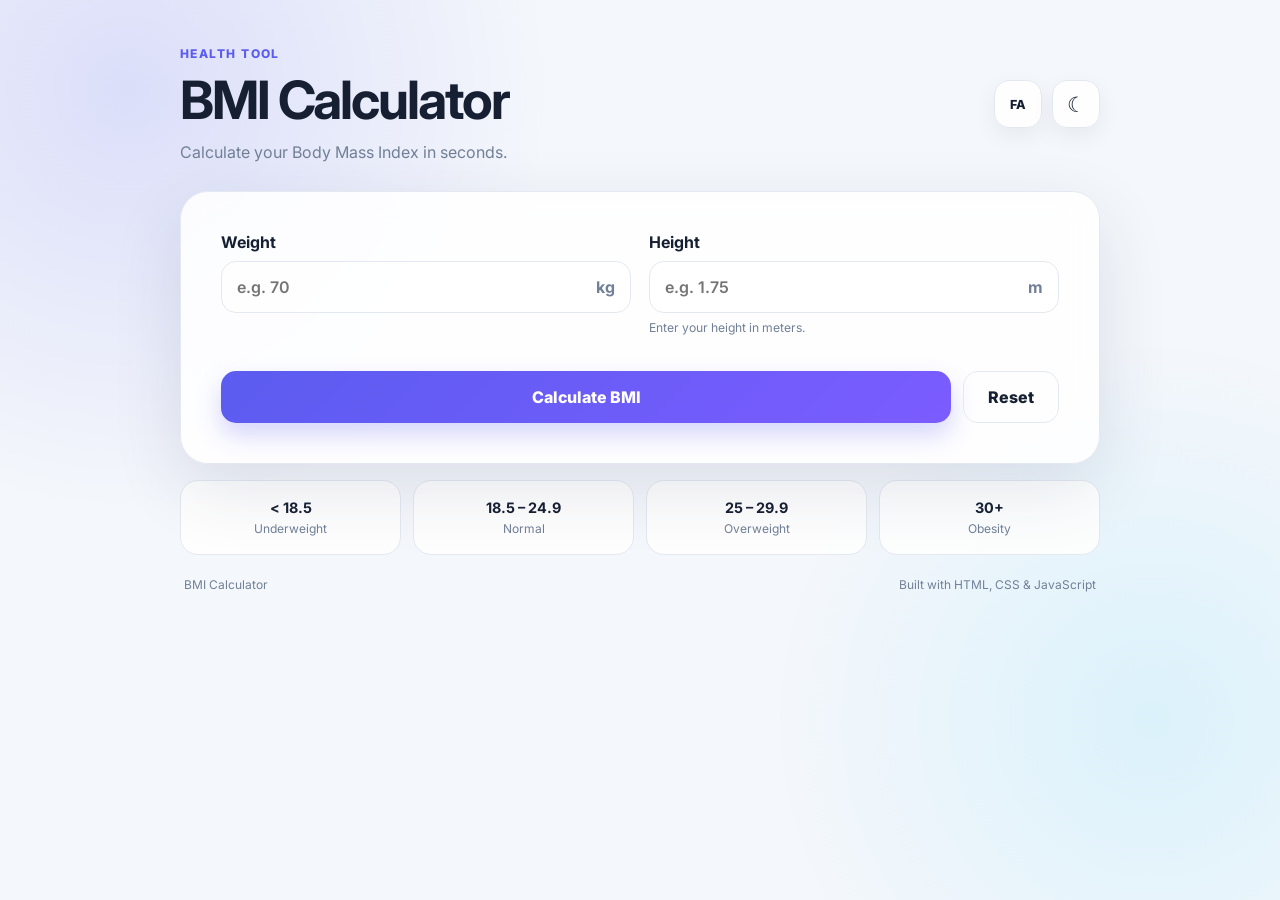
<file: bmi-calculator/index.html>
<!DOCTYPE html>
<html lang="en" dir="ltr">
<head>
    <meta charset="UTF-8">
    <meta name="viewport" content="width=device-width, initial-scale=1.0">
    <meta name="description" content="A modern bilingual BMI Calculator built with HTML, CSS and JavaScript.">
    <meta name="theme-color" content="#5b5cf0">
    <title>BMI Calculator | محاسبه‌گر BMI</title>
    <link rel="stylesheet" href="style.css">
</head>
<body>
    <main class="app">
        <header class="hero">
            <div class="brand">
                <span class="eyebrow" data-i18n="eyebrow">ابزار سلامت</span>
                <h1 data-i18n="title">محاسبه‌گر BMI</h1>
                <p data-i18n="subtitle">شاخص توده بدنی خود را در چند ثانیه محاسبه کنید.</p>
            </div>

            <div class="header-actions">
                <button class="language-toggle" id="languageToggle" type="button" aria-label="Change language">
                    <span id="languageIcon">EN</span>
                </button>
                <button class="theme-toggle" id="themeToggle" type="button" aria-label="Toggle theme">
                    <span id="themeIcon">☾</span>
                </button>
            </div>
        </header>

        <section class="calculator-card">
            <form id="bmiForm" novalidate>
                <div class="fields">
                    <div class="field">
                        <label for="weight" data-i18n="weightLabel">وزن</label>
                        <div class="input-wrap">
                            <input id="weight" type="number" min="1" max="500" step="0.1"
                                   placeholder="مثلاً 70" data-placeholder="weightPlaceholder"
                                   autocomplete="off">
                            <span>kg</span>
                        </div>
                        <small class="error" id="weightError"></small>
                    </div>

                    <div class="field">
                        <label for="height" data-i18n="heightLabel">قد</label>
                        <div class="input-wrap">
                            <input id="height" type="number" min="0.5" max="2.5" step="0.01"
                                   placeholder="مثلاً 1.75" data-placeholder="heightPlaceholder"
                                   autocomplete="off">
                            <span>m</span>
                        </div>
                        <small class="hint" data-i18n="heightHint">قد را بر حسب متر وارد کنید.</small>
                        <small class="error" id="heightError"></small>
                    </div>
                </div>

                <div class="actions">
                    <button class="primary-btn" type="submit" data-i18n="calculate">محاسبه BMI</button>
                    <button class="reset-btn" id="resetBtn" type="button" data-i18n="reset">پاک کردن</button>
                </div>
            </form>

            <section class="result hidden" id="result" aria-live="polite">
                <div class="result-top">
                    <div>
                        <span class="result-label" data-i18n="yourBmi">BMI شما</span>
                        <strong id="bmiValue">--</strong>
                    </div>
                    <span class="status-badge" id="statusBadge">--</span>
                </div>

                <div class="scale">
                    <div class="scale-track">
                        <span class="marker" id="marker"></span>
                    </div>
                    <div class="scale-labels">
                        <span data-i18n="underweight">کمبود وزن</span>
                        <span data-i18n="normal">نرمال</span>
                        <span data-i18n="overweight">اضافه وزن</span>
                        <span data-i18n="obesity">چاقی</span>
                    </div>
                </div>

                <p class="result-message" id="resultMessage"></p>
            </section>
        </section>

        <section class="info-grid">
            <article><strong>&lt; 18.5</strong><span data-i18n="underweight">کمبود وزن</span></article>
            <article><strong>18.5 – 24.9</strong><span data-i18n="normal">وزن نرمال</span></article>
            <article><strong>25 – 29.9</strong><span data-i18n="overweight">اضافه وزن</span></article>
            <article><strong>30+</strong><span data-i18n="obesity">چاقی</span></article>
        </section>

        <footer>
            <span>BMI Calculator</span>
            <span data-i18n="footer">ساخته‌شده با HTML، CSS و JavaScript</span>
        </footer>
    </main>
    <script src="script.js"></script>
</body>
</html>
</file>
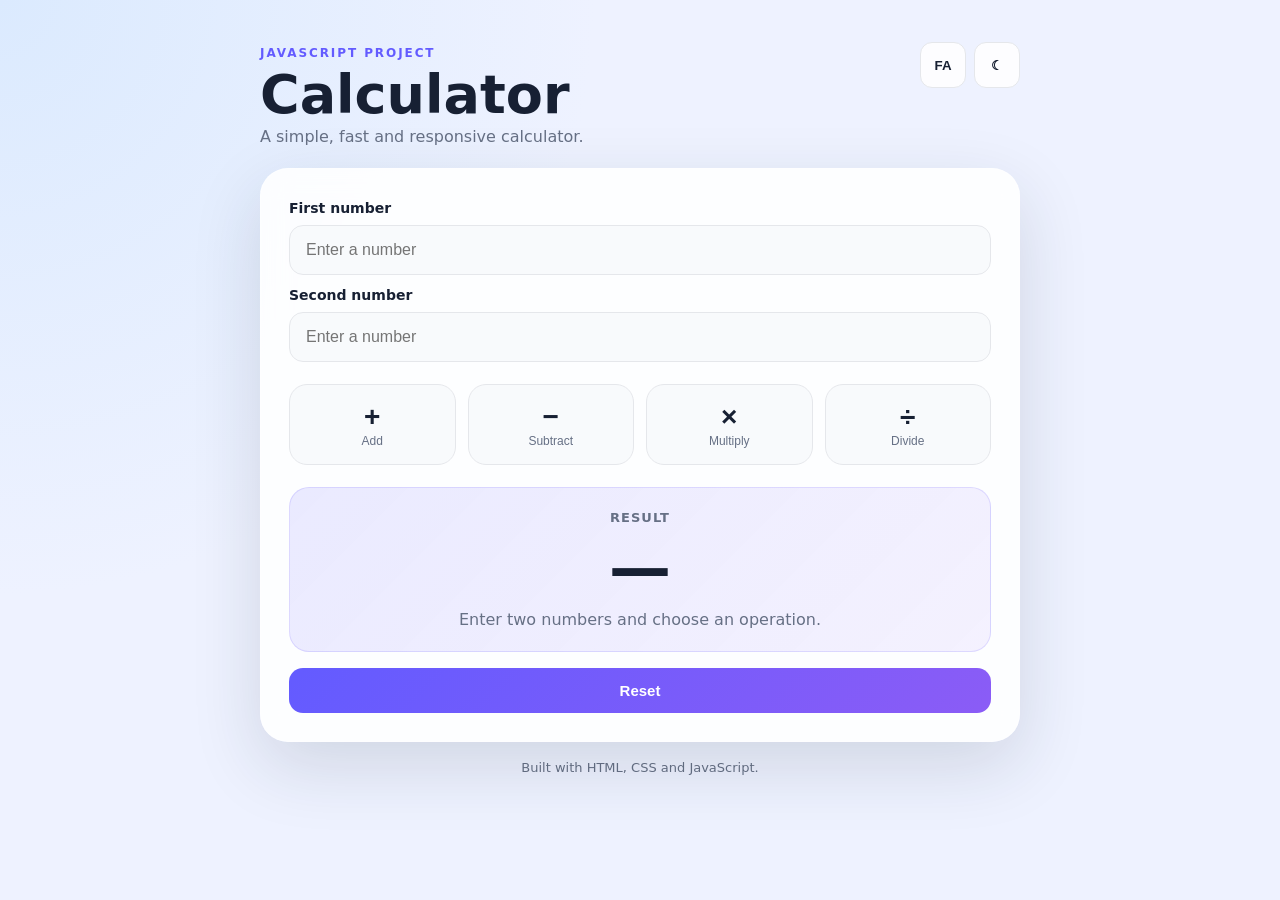
<file: calculator/index.html>
<!DOCTYPE html>
<html lang="en" dir="ltr">
<head>
  <meta charset="UTF-8">
  <meta name="viewport" content="width=device-width, initial-scale=1.0">
  <meta name="description" content="A professional bilingual calculator built with HTML, CSS and JavaScript.">
  <title>Calculator</title>
  <link rel="stylesheet" href="style.css">
</head>
<body>
  <main class="app">
    <header class="topbar">
      <div>
        <span class="eyebrow" data-i18n="eyebrow">JAVASCRIPT PROJECT</span>
        <h1 data-i18n="title">Calculator</h1>
        <p data-i18n="subtitle">A simple, fast and responsive calculator.</p>
      </div>
      <div class="actions">
        <button id="languageBtn" class="icon-btn" type="button">FA</button>
        <button id="themeBtn" class="icon-btn" type="button" aria-label="Toggle theme">☾</button>
      </div>
    </header>

    <section class="card">
      <div class="inputs">
        <label for="number1" data-i18n="number1">First number</label>
        <input id="number1" type="number" step="any" placeholder="Enter a number" data-i18n-placeholder="placeholder">

        <label for="number2" data-i18n="number2">Second number</label>
        <input id="number2" type="number" step="any" placeholder="Enter a number" data-i18n-placeholder="placeholder">
      </div>

      <div class="operations" aria-label="Calculator operations">
        <button class="op-btn" data-operation="add" type="button"><span>+</span><small data-i18n="add">Add</small></button>
        <button class="op-btn" data-operation="subtract" type="button"><span>−</span><small data-i18n="subtract">Subtract</small></button>
        <button class="op-btn" data-operation="multiply" type="button"><span>×</span><small data-i18n="multiply">Multiply</small></button>
        <button class="op-btn" data-operation="divide" type="button"><span>÷</span><small data-i18n="divide">Divide</small></button>
      </div>

      <div class="result-box">
        <div class="result-label" data-i18n="result">Result</div>
        <output id="result" aria-live="polite">—</output>
        <p id="message" class="message" data-i18n="ready">Enter two numbers and choose an operation.</p>
      </div>

      <button id="resetBtn" class="reset-btn" type="button" data-i18n="reset">Reset</button>
    </section>

    <footer data-i18n="footer">Built with HTML, CSS and JavaScript.</footer>
  </main>
  <script src="script.js"></script>
</body>
</html>
</file>
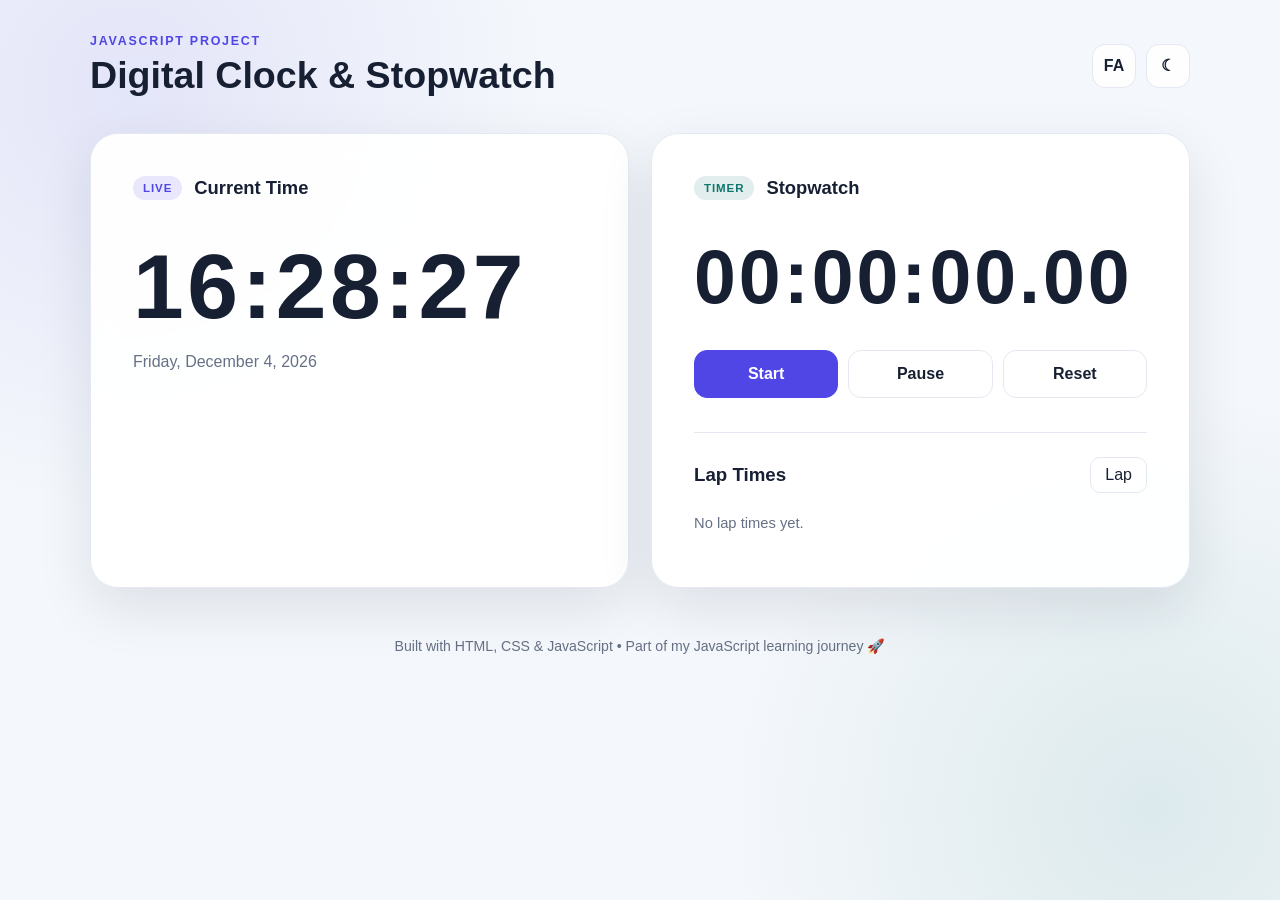
<file: digital-clock-stopwatch/index.html>
<!DOCTYPE html>
<html lang="en" dir="ltr">
<head>
<meta charset="UTF-8">
<meta name="viewport" content="width=device-width, initial-scale=1.0">
<meta name="description" content="Digital Clock and Stopwatch built with HTML, CSS and JavaScript.">
<title>Digital Clock & Stopwatch</title>
<link rel="stylesheet" href="style.css">
</head>
<body>
<header class="topbar">
  <div><p class="eyebrow">JavaScript Project</p><h1 data-i18n="title">Digital Clock & Stopwatch</h1></div>
  <div class="controls">
    <button id="languageBtn" class="control-btn" type="button">FA</button>
    <button id="themeBtn" class="control-btn" type="button">☾</button>
  </div>
</header>

<main class="container">
<section class="card">
  <div class="heading"><span class="badge" data-i18n="live">LIVE</span><h2 data-i18n="currentTime">Current Time</h2></div>
  <div id="clock" class="clock">00:00:00</div>
  <div id="date" class="date">Monday, January 1, 2026</div>
</section>

<section class="card">
  <div class="heading"><span class="badge secondary" data-i18n="timer">TIMER</span><h2 data-i18n="stopwatch">Stopwatch</h2></div>
  <div id="stopwatch" class="stopwatch">00:00:00.00</div>
  <div class="buttons">
    <button id="startBtn" class="primary" type="button" data-i18n="start">Start</button>
    <button id="pauseBtn" type="button" data-i18n="pause">Pause</button>
    <button id="resetBtn" type="button" data-i18n="reset">Reset</button>
  </div>
  <div class="laps-header"><h3 data-i18n="laps">Lap Times</h3><button id="lapBtn" class="small-btn" type="button" data-i18n="lap">Lap</button></div>
  <div id="emptyLaps" class="empty" data-i18n="noLaps">No lap times yet.</div>
  <ol id="laps" class="laps"></ol>
</section>
</main>

<footer><p>Built with HTML, CSS & JavaScript • <span data-i18n="footer">Part of my JavaScript learning journey</span> 🚀</p></footer>
<script src="script.js"></script>
</body>
</html>
</file>
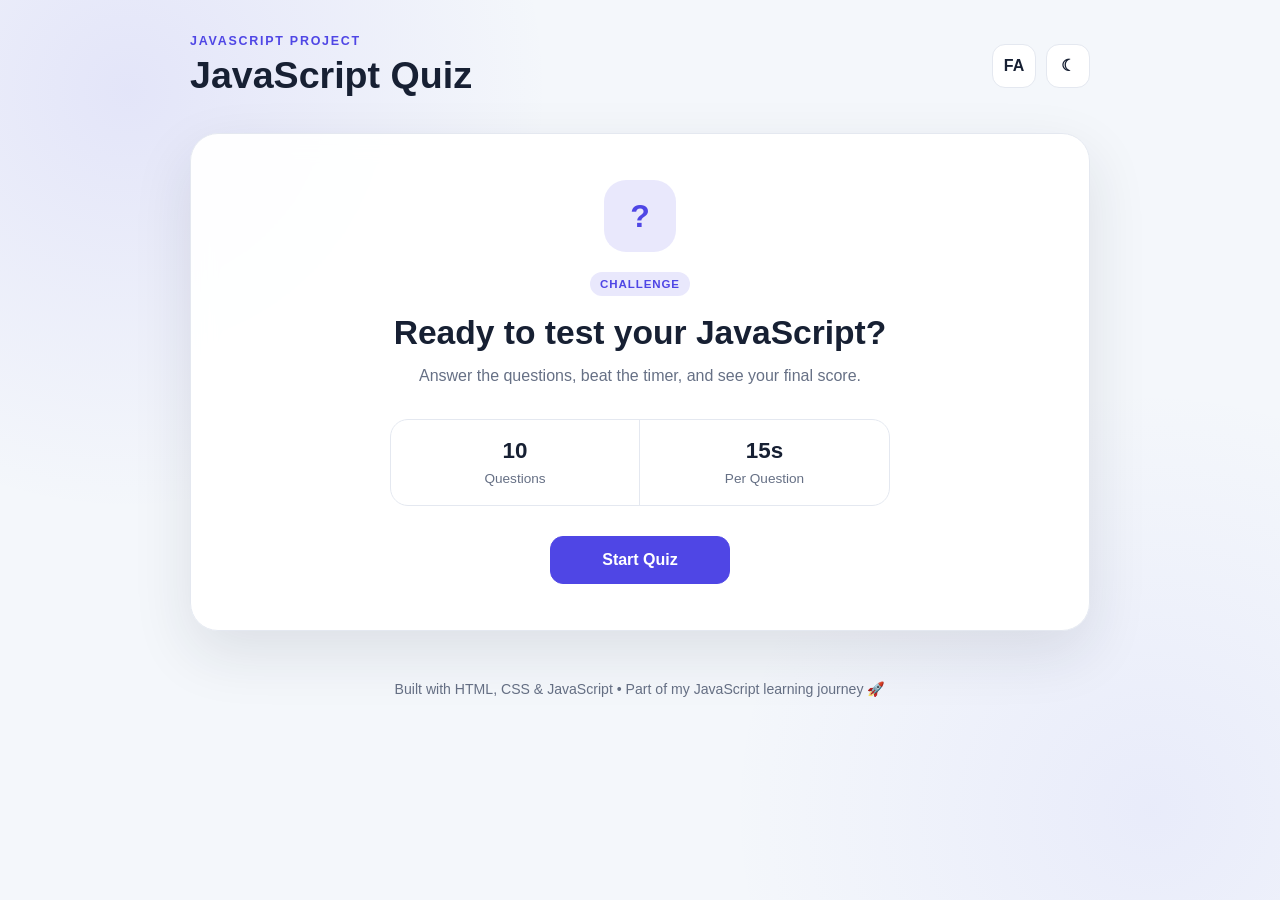
<file: quiz-app/index.html>
<!DOCTYPE html>
<html lang="en" dir="ltr">
<head>
  <meta charset="UTF-8">
  <meta name="viewport" content="width=device-width, initial-scale=1.0">
  <meta name="description" content="A professional bilingual JavaScript Quiz App.">
  <title>Quiz App</title>
  <link rel="stylesheet" href="style.css">
</head>
<body>
<header class="topbar">
  <div>
    <p class="eyebrow">JavaScript Project</p>
    <h1 data-i18n="title">JavaScript Quiz</h1>
  </div>
  <div class="controls">
    <button id="languageBtn" class="icon-btn" type="button">FA</button>
    <button id="themeBtn" class="icon-btn" type="button">☾</button>
  </div>
</header>

<main class="container">
  <section id="startScreen" class="card start-screen">
    <div class="quiz-icon">?</div>
    <span class="badge" data-i18n="challenge">CHALLENGE</span>
    <h2 data-i18n="ready">Ready to test your JavaScript?</h2>
    <p data-i18n="intro">Answer the questions, beat the timer, and see your final score.</p>
    <div class="stats">
      <div><strong id="questionCount">10</strong><span data-i18n="questions">Questions</span></div>
      <div><strong>15s</strong><span data-i18n="perQuestion">Per Question</span></div>
    </div>
    <button id="startBtn" class="primary big-btn" type="button" data-i18n="start">Start Quiz</button>
  </section>

  <section id="quizScreen" class="card quiz-screen hidden">
    <div class="quiz-top">
      <div>
        <span id="questionNumber" class="muted">Question 1 / 10</span>
        <h2 id="questionText">Question</h2>
      </div>
      <div class="timer" id="timer">15</div>
    </div>

    <div class="progress"><div id="progressBar"></div></div>
    <div id="answers" class="answers"></div>

    <div class="quiz-footer">
      <span id="scoreText" class="muted">Score: 0</span>
      <button id="nextBtn" class="primary" type="button" data-i18n="next">Next</button>
    </div>
  </section>

  <section id="resultScreen" class="card result-screen hidden">
    <div class="result-icon">✓</div>
    <span class="badge" data-i18n="complete">COMPLETE</span>
    <h2 data-i18n="resultTitle">Quiz Completed!</h2>
    <p id="resultMessage">Great work!</p>

    <div class="score-circle">
      <strong id="finalScore">0</strong>
      <span data-i18n="points">Points</span>
    </div>

    <div class="result-stats">
      <div><strong id="correctCount">0</strong><span data-i18n="correct">Correct</span></div>
      <div><strong id="wrongCount">0</strong><span data-i18n="wrong">Wrong</span></div>
      <div><strong id="percentage">0%</strong><span data-i18n="accuracy">Accuracy</span></div>
    </div>

    <button id="restartBtn" class="primary big-btn" type="button" data-i18n="restart">Try Again</button>
  </section>
</main>

<footer>
  <p>Built with HTML, CSS & JavaScript • <span data-i18n="footer">Part of my JavaScript learning journey</span> 🚀</p>
</footer>

<script src="script.js"></script>
</body>
</html>
</file>
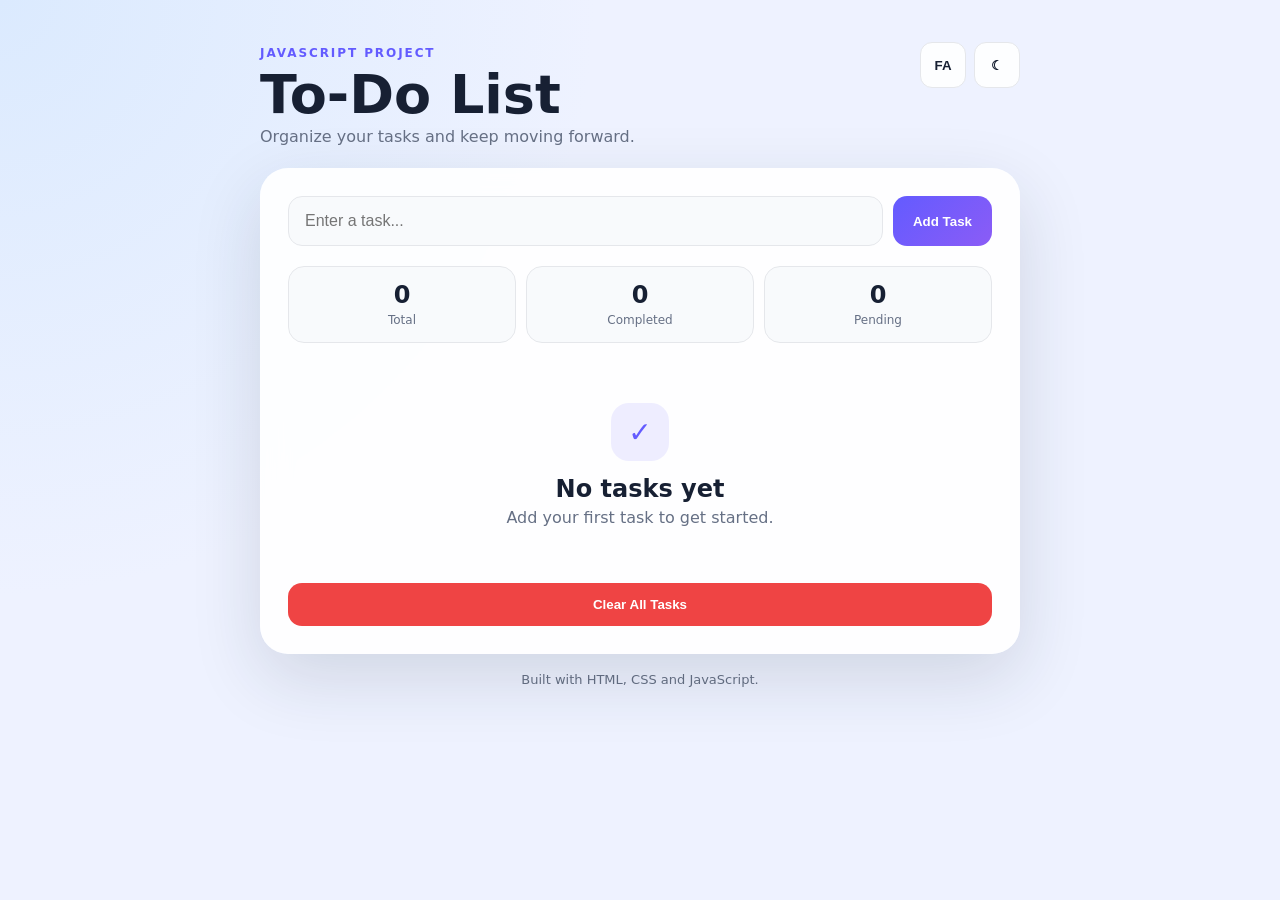
<file: todo-list/index.html>
<!DOCTYPE html>
<html lang="en" dir="ltr">
<head>
  <meta charset="UTF-8">
  <meta name="viewport" content="width=device-width, initial-scale=1.0">
  <meta name="description" content="A professional bilingual To-Do List built with HTML, CSS and JavaScript.">
  <title>To-Do List</title>
  <link rel="stylesheet" href="style.css">
</head>
<body>
  <main class="app">
    <header class="topbar">
      <div>
        <span class="eyebrow" data-i18n="eyebrow">JAVASCRIPT PROJECT</span>
        <h1 data-i18n="title">To-Do List</h1>
        <p data-i18n="subtitle">Organize your tasks and keep moving forward.</p>
      </div>
      <div class="actions">
        <button id="languageBtn" class="icon-btn" type="button">FA</button>
        <button id="themeBtn" class="icon-btn" type="button" aria-label="Toggle theme">☾</button>
      </div>
    </header>

    <section class="card">
      <form id="taskForm" class="add-form">
        <input id="taskInput" type="text" maxlength="120" autocomplete="off"
               placeholder="Enter a task..." data-i18n-placeholder="placeholder">
        <button id="addBtn" class="add-btn" type="submit" data-i18n="add">Add Task</button>
      </form>

      <div class="stats">
        <div><strong id="totalCount">0</strong><span data-i18n="total">Total</span></div>
        <div><strong id="completedCount">0</strong><span data-i18n="completed">Completed</span></div>
        <div><strong id="pendingCount">0</strong><span data-i18n="pending">Pending</span></div>
      </div>

      <div id="emptyState" class="empty">
        <div class="empty-icon">✓</div>
        <h2 data-i18n="emptyTitle">No tasks yet</h2>
        <p data-i18n="emptyText">Add your first task to get started.</p>
      </div>

      <ul id="taskList" class="task-list" aria-live="polite"></ul>

      <button id="clearBtn" class="clear-btn" type="button" data-i18n="clear">Clear All Tasks</button>
    </section>

    <footer data-i18n="footer">Built with HTML, CSS and JavaScript.</footer>
  </main>
  <script src="script.js"></script>
</body>
</html>
</file>
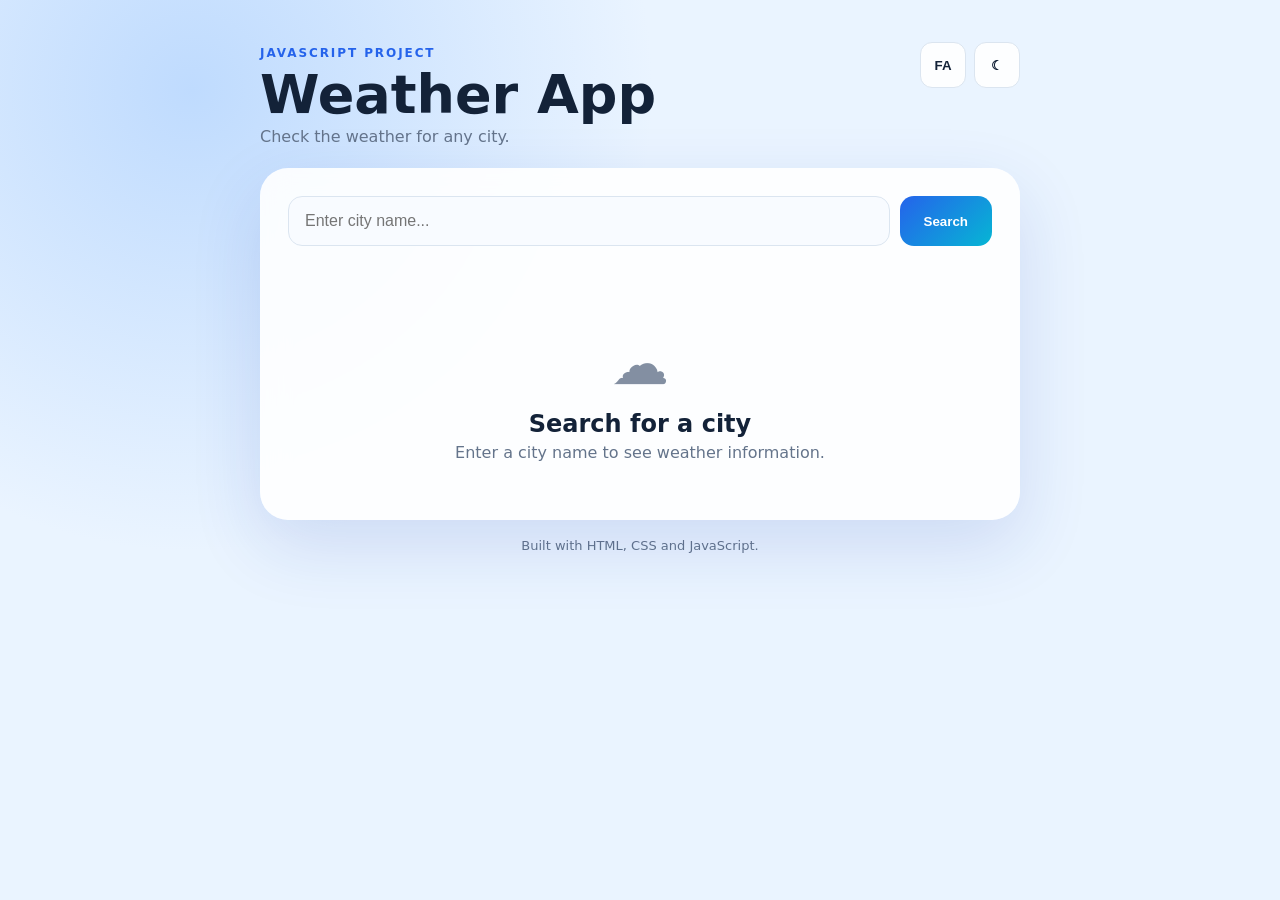
<file: weather-app/index.html>
<!DOCTYPE html>
<html lang="en" dir="ltr">
<head>
  <meta charset="UTF-8">
  <meta name="viewport" content="width=device-width, initial-scale=1.0">
  <meta name="description" content="A professional bilingual Weather App built with HTML, CSS and JavaScript.">
  <title>Weather App</title>
  <link rel="stylesheet" href="style.css">
</head>
<body>
  <main class="app">
    <header class="topbar">
      <div>
        <span class="eyebrow" data-i18n="eyebrow">JAVASCRIPT PROJECT</span>
        <h1 data-i18n="title">Weather App</h1>
        <p data-i18n="subtitle">Check the weather for any city.</p>
      </div>
      <div class="actions">
        <button id="languageBtn" class="icon-btn" type="button">FA</button>
        <button id="themeBtn" class="icon-btn" type="button" aria-label="Toggle theme">☾</button>
      </div>
    </header>

    <section class="card">
      <form id="searchForm" class="search-form">
        <input id="cityInput" type="text" maxlength="60" autocomplete="off"
          placeholder="Enter city name..." data-i18n-placeholder="placeholder">
        <button class="search-btn" type="submit" data-i18n="search">Search</button>
      </form>

      <p id="message" class="message" aria-live="polite"></p>

      <section id="weatherCard" class="weather" hidden>
        <div class="weather-head">
          <div>
            <span id="cityName" class="city"></span>
            <span id="countryName" class="country"></span>
          </div>
          <div id="weatherIcon" class="weather-icon">☀</div>
        </div>

        <div class="temperature">
          <span id="temperature">--</span><sup>°C</sup>
        </div>
        <p id="condition" class="condition">--</p>

        <div class="details">
          <div>
            <span>💧</span>
            <strong id="humidity">--%</strong>
            <small data-i18n="humidity">Humidity</small>
          </div>
          <div>
            <span>💨</span>
            <strong id="wind">-- km/h</strong>
            <small data-i18n="wind">Wind</small>
          </div>
          <div>
            <span>🌡</span>
            <strong id="feels">--°C</strong>
            <small data-i18n="feels">Feels like</small>
          </div>
        </div>
      </section>

      <div id="emptyState" class="empty">
        <div class="cloud">☁</div>
        <h2 data-i18n="emptyTitle">Search for a city</h2>
        <p data-i18n="emptyText">Enter a city name to see weather information.</p>
      </div>
    </section>

    <footer data-i18n="footer">Built with HTML, CSS and JavaScript.</footer>
  </main>
  <script src="script.js"></script>
</body>
</html>
</file>
<file: bmi-calculator/style.css>
@import url('https://fonts.googleapis.com/css2?family=Inter:wght@400;500;600;700;800&family=Vazirmatn:wght@400;500;600;700;800&display=swap');

:root {
    --bg: #f4f7fb;
    --card: rgba(255, 255, 255, .88);
    --input: rgba(255, 255, 255, .55);
    --text: #172033;
    --muted: #718096;
    --primary: #5b5cf0;
    --primary-dark: #4546d5;
    --border: #e4e8f0;
    --danger: #e5484d;
    --shadow: 0 24px 70px rgba(40, 50, 90, .12);
}

body.dark {
    --bg: #0e1220;
    --card: rgba(24, 29, 46, .92);
    --input: rgba(0, 0, 0, .12);
    --text: #f3f5fb;
    --muted: #a5aec2;
    --border: #30384d;
    --shadow: 0 24px 70px rgba(0, 0, 0, .32);
}

* { box-sizing: border-box; }

html { scroll-behavior: smooth; }

body {
    margin: 0;
    min-height: 100vh;
    font-family: "Vazirmatn", "Inter", Tahoma, sans-serif;
    color: var(--text);
    background:
        radial-gradient(circle at 10% 10%, rgba(91, 92, 240, .16), transparent 30%),
        radial-gradient(circle at 90% 80%, rgba(0, 194, 255, .10), transparent 28%),
        var(--bg);
    transition: background .3s ease, color .3s ease;
}

body[data-lang="en"] { font-family: "Inter", "Vazirmatn", sans-serif; }

button, input { font: inherit; }

button { -webkit-tap-highlight-color: transparent; }

.app {
    width: min(920px, calc(100% - 32px));
    margin: 0 auto;
    padding: 42px 0 24px;
}

.hero {
    display: flex;
    align-items: center;
    justify-content: space-between;
    gap: 24px;
    margin-bottom: 24px;
}

.eyebrow {
    color: var(--primary);
    font-size: .75rem;
    font-weight: 800;
    letter-spacing: .12em;
}

h1 {
    margin: 6px 0;
    font-size: clamp(2rem, 5vw, 3.3rem);
    letter-spacing: -.04em;
}

.hero p {
    color: var(--muted);
    margin: 0;
    line-height: 1.8;
}

.header-actions {
    display: flex;
    gap: 10px;
    direction: ltr;
}

.language-toggle,
.theme-toggle {
    width: 48px;
    height: 48px;
    border: 1px solid var(--border);
    border-radius: 15px;
    background: var(--card);
    color: var(--text);
    cursor: pointer;
    box-shadow: 0 8px 25px rgba(0,0,0,.06);
    transition: transform .2s ease, border-color .2s ease;
}

.language-toggle { font-size: .78rem; font-weight: 800; }
.theme-toggle { font-size: 1.3rem; }

.language-toggle:hover,
.theme-toggle:hover {
    transform: translateY(-2px);
    border-color: var(--primary);
}

.calculator-card {
    padding: clamp(22px, 5vw, 40px);
    border: 1px solid var(--border);
    border-radius: 28px;
    background: var(--card);
    box-shadow: var(--shadow);
    backdrop-filter: blur(18px);
}

.fields {
    display: grid;
    grid-template-columns: 1fr 1fr;
    gap: 18px;
}

.field label {
    display: block;
    margin-bottom: 9px;
    font-weight: 700;
}

.input-wrap {
    display: flex;
    align-items: center;
    gap: 10px;
    padding: 0 15px;
    border: 1px solid var(--border);
    border-radius: 15px;
    background: var(--input);
    transition: .2s ease;
}

.input-wrap:focus-within {
    border-color: var(--primary);
    box-shadow: 0 0 0 4px rgba(91,92,240,.12);
}

input {
    width: 100%;
    min-width: 0;
    border: 0;
    outline: 0;
    padding: 15px 0;
    background: transparent;
    color: var(--text);
    font-weight: 600;
}

.input-wrap span {
    color: var(--muted);
    font-weight: 700;
    direction: ltr;
}

.hint, .error {
    display: block;
    margin-top: 6px;
    font-size: .76rem;
    line-height: 1.5;
}

.hint { color: var(--muted); }
.error { color: var(--danger); min-height: 18px; }

.actions {
    display: grid;
    grid-template-columns: 1fr auto;
    gap: 12px;
    margin-top: 10px;
}

.primary-btn, .reset-btn {
    min-height: 52px;
    border-radius: 15px;
    cursor: pointer;
    font-weight: 800;
    transition: transform .2s ease, box-shadow .2s ease;
}

.primary-btn {
    border: 0;
    color: #fff;
    background: linear-gradient(135deg, var(--primary), #7b5cff);
    box-shadow: 0 12px 25px rgba(91,92,240,.25);
}

.reset-btn {
    padding: 0 24px;
    border: 1px solid var(--border);
    background: transparent;
    color: var(--text);
}

.primary-btn:hover, .reset-btn:hover { transform: translateY(-2px); }

.result {
    margin-top: 28px;
    padding: 24px;
    border: 1px solid var(--border);
    border-radius: 22px;
    background: rgba(91,92,240,.05);
    animation: reveal .4s ease;
}

.hidden { display: none; }

.result-top {
    display: flex;
    align-items: center;
    justify-content: space-between;
    gap: 20px;
}

.result-label {
    display: block;
    color: var(--muted);
    font-size: .9rem;
}

#bmiValue {
    display: block;
    margin-top: 3px;
    font-size: 3rem;
    line-height: 1.1;
    direction: ltr;
}

.status-badge {
    padding: 9px 15px;
    border-radius: 999px;
    font-weight: 800;
    background: #e8eaff;
    color: var(--primary-dark);
}

.scale { margin-top: 28px; }

.scale-track {
    position: relative;
    height: 12px;
    border-radius: 999px;
    background: linear-gradient(90deg, #55a6ff 0 25%, #43c985 25% 50%, #ffbd5a 50% 75%, #ee6262 75% 100%);
}

.marker {
    position: absolute;
    top: 50%;
    left: 50%;
    width: 20px;
    height: 20px;
    border: 3px solid var(--card);
    border-radius: 50%;
    background: #172033;
    transform: translate(-50%, -50%);
    box-shadow: 0 3px 10px rgba(0,0,0,.2);
    transition: left .5s ease;
}

.scale-labels {
    display: flex;
    justify-content: space-between;
    gap: 8px;
    margin-top: 10px;
    color: var(--muted);
    font-size: .72rem;
}

.result-message {
    margin: 20px 0 0;
    color: var(--muted);
    line-height: 1.8;
}

.info-grid {
    display: grid;
    grid-template-columns: repeat(4, 1fr);
    gap: 12px;
    margin-top: 16px;
}

.info-grid article {
    padding: 18px 12px;
    border: 1px solid var(--border);
    border-radius: 18px;
    background: var(--card);
    text-align: center;
}

.info-grid strong, .info-grid span { display: block; }
.info-grid strong { font-size: .9rem; direction: ltr; }
.info-grid span { margin-top: 5px; color: var(--muted); font-size: .75rem; }

footer {
    display: flex;
    justify-content: space-between;
    gap: 12px;
    padding: 22px 4px 0;
    color: var(--muted);
    font-size: .75rem;
}

@keyframes reveal {
    from { opacity: 0; transform: translateY(8px); }
    to { opacity: 1; transform: translateY(0); }
}

@media (max-width: 650px) {
    .app { padding-top: 25px; }
    .hero { align-items: flex-start; }
    .header-actions { flex-shrink: 0; }
    .fields, .info-grid { grid-template-columns: 1fr; }
    .actions { grid-template-columns: 1fr; }
    .reset-btn { min-height: 48px; }
    .scale-labels { font-size: .65rem; }
    footer { flex-direction: column; text-align: center; }
}

@media (max-width: 430px) {
    .app { width: min(100% - 20px, 920px); }
    .hero { gap: 12px; }
    .theme-toggle, .language-toggle { width: 42px; height: 42px; border-radius: 13px; }
    .header-actions { gap: 6px; }
}
</file>
<file: calculator/style.css>
* { box-sizing: border-box; }
:root {
  --bg: #eef2ff; --card: rgba(255,255,255,.88); --text:#172033; --muted:#667085;
  --primary:#635bff; --primary2:#8b5cf6; --border:#e5e7eb; --input:#f8fafc;
  --shadow: 0 24px 70px rgba(31,41,55,.14);
}
body.dark {
  --bg:#0b1020; --card:rgba(17,24,39,.9); --text:#f3f4f6; --muted:#aab2c5;
  --border:#273244; --input:#111827; --shadow:0 24px 70px rgba(0,0,0,.35);
}
html,body { min-height:100%; }
body {
  margin:0; color:var(--text); font-family:Inter,system-ui,-apple-system,"Segoe UI",sans-serif;
  background: radial-gradient(circle at top left,#dbeafe 0,transparent 38%), var(--bg);
  transition:.25s ease;
}
body.dark { background: radial-gradient(circle at top left,#1e1b4b 0,transparent 38%), var(--bg); }
.app { width:min(760px,92%); margin:0 auto; padding:42px 0 28px; }
.topbar { display:flex; justify-content:space-between; gap:20px; align-items:flex-start; margin-bottom:22px; }
.eyebrow { font-size:12px; font-weight:800; letter-spacing:.16em; color:var(--primary); }
h1 { margin:7px 0 5px; font-size:clamp(34px,7vw,54px); line-height:1; }
.topbar p { margin:0; color:var(--muted); }
.actions { display:flex; gap:8px; }
.icon-btn { border:1px solid var(--border); background:var(--card); color:var(--text); border-radius:12px; width:46px; height:46px; cursor:pointer; font-weight:800; }
.card { background:var(--card); border:1px solid rgba(255,255,255,.35); border-radius:28px; padding:28px; box-shadow:var(--shadow); backdrop-filter:blur(14px); }
.inputs { display:grid; gap:9px; }
label { font-size:14px; font-weight:750; margin-top:3px; }
input { width:100%; padding:15px 16px; border:1px solid var(--border); border-radius:14px; background:var(--input); color:var(--text); font-size:16px; outline:none; transition:.2s; }
input:focus { border-color:var(--primary); box-shadow:0 0 0 4px rgba(99,91,255,.12); }
.operations { display:grid; grid-template-columns:repeat(4,1fr); gap:12px; margin:22px 0; }
.op-btn { border:1px solid var(--border); background:var(--input); color:var(--text); border-radius:18px; padding:16px 8px; cursor:pointer; transition:.2s; }
.op-btn:hover { transform:translateY(-2px); border-color:var(--primary); box-shadow:0 10px 25px rgba(99,91,255,.12); }
.op-btn span { display:block; font-size:28px; font-weight:800; }
.op-btn small { color:var(--muted); font-size:12px; }
.result-box { padding:22px; border-radius:20px; background:linear-gradient(135deg,rgba(99,91,255,.12),rgba(139,92,246,.08)); border:1px solid rgba(99,91,255,.16); text-align:center; }
.result-label { color:var(--muted); font-size:13px; font-weight:750; text-transform:uppercase; letter-spacing:.08em; }
output { display:block; font-size:clamp(38px,8vw,62px); font-weight:850; margin:6px 0; overflow-wrap:anywhere; }
.message { margin:0; color:var(--muted); }
.reset-btn { width:100%; margin-top:16px; padding:14px; border:0; border-radius:14px; background:linear-gradient(135deg,var(--primary),var(--primary2)); color:white; font-weight:800; font-size:15px; cursor:pointer; }
footer { text-align:center; color:var(--muted); font-size:13px; margin-top:18px; }
[dir="rtl"] { font-family:Vazirmatn,Tahoma,Arial,sans-serif; }
[dir="rtl"] .topbar { direction:rtl; }
@media (max-width:600px) {
  .app { padding-top:25px; }
  .card { padding:20px; border-radius:22px; }
  .operations { grid-template-columns:repeat(2,1fr); }
}
</file>
<file: digital-clock-stopwatch/style.css>
:root{--bg:#f4f7fb;--surface:rgba(255,255,255,.94);--text:#172033;--muted:#667085;--border:#e4e8f0;--accent:#4f46e5;--accent2:#0f766e;--shadow:0 20px 55px rgba(23,32,51,.1)}
body.dark{--bg:#0b1020;--surface:rgba(20,28,49,.96);--text:#f3f6ff;--muted:#aab4c8;--border:#2b3652;--accent:#818cf8;--accent2:#2dd4bf;--shadow:0 20px 55px rgba(0,0,0,.28)}
*{box-sizing:border-box;margin:0;padding:0}body{min-height:100vh;background:radial-gradient(circle at 10% 10%,rgba(79,70,229,.1),transparent 30%),radial-gradient(circle at 90% 90%,rgba(15,118,110,.1),transparent 30%),var(--bg);color:var(--text);font-family:Inter,"Segoe UI",Tahoma,Arial,sans-serif;transition:.3s}
button{font:inherit}.topbar,.container,footer{width:min(1100px,calc(100% - 32px));margin:auto}.topbar{padding:34px 0 18px;display:flex;align-items:center;justify-content:space-between;gap:20px}.eyebrow{color:var(--accent);font-size:.78rem;font-weight:800;letter-spacing:.14em;text-transform:uppercase;margin-bottom:6px}h1{font-size:clamp(1.65rem,4vw,2.35rem)}.controls{display:flex;gap:10px}.control-btn,.small-btn,.buttons button{border:1px solid var(--border);background:var(--surface);color:var(--text);cursor:pointer;transition:.2s}.control-btn:hover,.small-btn:hover,.buttons button:hover{transform:translateY(-2px)}.control-btn{width:44px;height:44px;border-radius:13px;font-weight:800}
.container{padding:18px 0 50px;display:grid;grid-template-columns:1fr 1fr;gap:22px}.card{background:var(--surface);border:1px solid var(--border);border-radius:28px;padding:clamp(24px,5vw,42px);box-shadow:var(--shadow);backdrop-filter:blur(12px)}.heading{display:flex;align-items:center;gap:12px;margin-bottom:34px}.heading h2{font-size:1.15rem}.badge{padding:6px 10px;border-radius:999px;background:rgba(79,70,229,.12);color:var(--accent);font-size:.72rem;font-weight:900;letter-spacing:.08em}.badge.secondary{background:rgba(15,118,110,.12);color:var(--accent2)}
.clock,.stopwatch{font-variant-numeric:tabular-nums;letter-spacing:.04em;font-weight:800;white-space:nowrap}.clock{font-size:clamp(3rem,9vw,5.7rem)}.stopwatch{font-size:clamp(2.5rem,7vw,4.7rem);margin-bottom:30px}.date{color:var(--muted);margin-top:14px}.buttons{display:grid;grid-template-columns:repeat(3,1fr);gap:10px}.buttons button{min-height:48px;border-radius:13px;font-weight:750}.buttons .primary{background:var(--accent);border-color:var(--accent);color:white}.laps-header{margin-top:34px;padding-top:24px;border-top:1px solid var(--border);display:flex;align-items:center;justify-content:space-between}.small-btn{padding:8px 14px;border-radius:10px}.empty{color:var(--muted);padding:22px 0 4px;font-size:.92rem}.laps{list-style:none;margin-top:10px;max-height:220px;overflow-y:auto}.laps li{display:flex;justify-content:space-between;padding:12px 0;border-bottom:1px solid var(--border);color:var(--muted)}.laps li strong{color:var(--text)}footer{padding:0 0 28px;color:var(--muted);text-align:center;font-size:.88rem}
@media(max-width:800px){.container{grid-template-columns:1fr}.card{padding:26px}}@media(max-width:520px){.topbar{align-items:flex-start}.container,footer{width:calc(100% - 20px)}.card{border-radius:22px;padding:22px}.buttons{grid-template-columns:1fr}.clock{font-size:clamp(2.55rem,15vw,4rem)}.stopwatch{font-size:clamp(2.15rem,13vw,3.5rem)}}
</file>
<file: quiz-app/style.css>
:root {
  --bg: #f4f7fb;
  --surface: rgba(255,255,255,.95);
  --surface-strong: #fff;
  --text: #172033;
  --muted: #667085;
  --border: #e4e8f0;
  --accent: #4f46e5;
  --accent-hover: #4338ca;
  --success: #15803d;
  --danger: #dc2626;
  --shadow: 0 22px 60px rgba(23,32,51,.11);
}
body.dark {
  --bg: #0b1020;
  --surface: rgba(20,28,49,.96);
  --surface-strong: #151d33;
  --text: #f3f6ff;
  --muted: #aab4c8;
  --border: #2b3652;
  --accent: #818cf8;
  --accent-hover: #6366f1;
  --shadow: 0 22px 60px rgba(0,0,0,.3);
}
* { box-sizing:border-box; margin:0; padding:0; }
body {
  min-height:100vh;
  background:
    radial-gradient(circle at 10% 10%, rgba(79,70,229,.10), transparent 30%),
    radial-gradient(circle at 90% 90%, rgba(99,102,241,.08), transparent 30%),
    var(--bg);
  color:var(--text);
  font-family:Inter,"Segoe UI",Tahoma,Arial,sans-serif;
  transition:.3s;
}
button { font:inherit; }
.topbar,.container,footer { width:min(900px,calc(100% - 32px)); margin:auto; }
.topbar {
  padding:34px 0 18px;
  display:flex;
  align-items:center;
  justify-content:space-between;
  gap:20px;
}
.eyebrow {
  color:var(--accent);
  font-size:.78rem;
  font-weight:800;
  letter-spacing:.14em;
  text-transform:uppercase;
  margin-bottom:6px;
}
h1 { font-size:clamp(1.65rem,4vw,2.35rem); }
.controls { display:flex; gap:10px; }
.icon-btn {
  width:44px; height:44px; border-radius:13px;
  border:1px solid var(--border);
  background:var(--surface-strong);
  color:var(--text);
  cursor:pointer;
  font-weight:800;
  transition:.2s;
}
.icon-btn:hover { transform:translateY(-2px); }
.container { padding:18px 0 50px; }
.card {
  background:var(--surface);
  border:1px solid var(--border);
  border-radius:28px;
  padding:clamp(26px,5vw,46px);
  box-shadow:var(--shadow);
  backdrop-filter:blur(12px);
}
.start-screen,.result-screen { text-align:center; }
.quiz-icon,.result-icon {
  width:72px;height:72px;border-radius:22px;
  display:grid;place-items:center;
  margin:0 auto 20px;
  background:rgba(79,70,229,.12);
  color:var(--accent);
  font-size:2rem;font-weight:900;
}
.badge {
  display:inline-block;
  padding:6px 10px;border-radius:999px;
  background:rgba(79,70,229,.12);
  color:var(--accent);
  font-size:.72rem;font-weight:900;letter-spacing:.08em;
}
.start-screen h2,.result-screen h2 { margin:18px 0 10px; font-size:clamp(1.5rem,4vw,2.1rem); }
.start-screen > p,.result-screen > p { color:var(--muted); max-width:560px; margin:auto; line-height:1.7; }
.stats,.result-stats {
  display:grid;grid-template-columns:repeat(2,1fr);
  max-width:500px;margin:30px auto;
  border:1px solid var(--border);border-radius:18px;overflow:hidden;
}
.stats div,.result-stats div {
  padding:18px;border-inline-end:1px solid var(--border);
}
.stats div:last-child,.result-stats div:last-child { border-inline-end:0; }
.stats strong,.result-stats strong { display:block;font-size:1.4rem;margin-bottom:5px; }
.stats span,.result-stats span { color:var(--muted);font-size:.85rem; }
.big-btn { min-width:180px; }
.primary {
  border:1px solid var(--accent);
  background:var(--accent);
  color:#fff;
  cursor:pointer;
  border-radius:13px;
  min-height:48px;
  padding:0 22px;
  font-weight:800;
  transition:.2s;
}
.primary:hover { background:var(--accent-hover); transform:translateY(-2px); }
.hidden { display:none !important; }
.quiz-top { display:flex;justify-content:space-between;align-items:flex-start;gap:20px; }
.muted { color:var(--muted);font-size:.9rem; }
.quiz-top h2 { margin-top:10px;line-height:1.45; }
.timer {
  min-width:58px;height:58px;border-radius:50%;
  display:grid;place-items:center;
  border:4px solid var(--accent);
  color:var(--accent);font-weight:900;font-size:1.1rem;
}
.progress { height:8px;background:var(--border);border-radius:999px;overflow:hidden;margin:28px 0; }
#progressBar { height:100%;width:0;background:var(--accent);transition:width .3s ease; }
.answers { display:grid;gap:12px; }
.answer {
  width:100%;text-align:start;padding:16px 18px;
  border:1px solid var(--border);
  background:var(--surface-strong);color:var(--text);
  border-radius:14px;cursor:pointer;
  transition:.2s;
}
.answer:hover:not(:disabled) { border-color:var(--accent);transform:translateX(3px); }
.answer.correct { border-color:var(--success);background:rgba(21,128,61,.12);color:var(--success); }
.answer.wrong { border-color:var(--danger);background:rgba(220,38,38,.10);color:var(--danger); }
.answer:disabled { cursor:default; }
.quiz-footer {
  margin-top:24px;padding-top:20px;
  border-top:1px solid var(--border);
  display:flex;align-items:center;justify-content:space-between;gap:15px;
}
.score-circle {
  width:150px;height:150px;border-radius:50%;
  border:8px solid var(--accent);
  margin:28px auto;display:grid;place-content:center;
}
.score-circle strong { font-size:2.6rem;line-height:1; }
.score-circle span { color:var(--muted);font-size:.85rem;margin-top:5px; }
.result-stats { grid-template-columns:repeat(3,1fr); }
footer { padding:0 0 28px;color:var(--muted);text-align:center;font-size:.88rem; }
[dir="rtl"] .answer:hover:not(:disabled) { transform:translateX(-3px); }

@media(max-width:600px) {
  .topbar { align-items:flex-start; }
  .topbar,.container,footer { width:calc(100% - 20px); }
  .card { border-radius:22px;padding:24px 18px; }
  .quiz-top { flex-direction:column; }
  .timer { align-self:flex-end; }
  .stats,.result-stats { grid-template-columns:1fr; }
  .stats div,.result-stats div { border-inline-end:0;border-bottom:1px solid var(--border); }
  .stats div:last-child,.result-stats div:last-child { border-bottom:0; }
  .quiz-footer { align-items:stretch; }
  .quiz-footer .primary { width:130px; }
}


/* Persian / RTL improvements */
[dir="rtl"] body {
  font-family: Tahoma, "Segoe UI", Arial, sans-serif;
}

[dir="rtl"] .quiz-top h2,
[dir="rtl"] .start-screen,
[dir="rtl"] .result-screen {
  line-height: 1.8;
}

[dir="rtl"] .answer {
  text-align: right;
  line-height: 1.7;
}

[dir="rtl"] .quiz-footer {
  flex-direction: row;
}

[dir="rtl"] .stats div,
[dir="rtl"] .result-stats div {
  border-inline-end: 1px solid var(--border);
}

@media (max-width: 600px) {
  [dir="rtl"] .stats div,
  [dir="rtl"] .result-stats div {
    border-inline-end: 0;
    border-bottom: 1px solid var(--border);
  }

  [dir="rtl"] .stats div:last-child,
  [dir="rtl"] .result-stats div:last-child {
    border-bottom: 0;
  }
}
</file>
<file: todo-list/style.css>
* { box-sizing: border-box; }
:root {
  --bg:#eef2ff; --card:rgba(255,255,255,.9); --text:#172033; --muted:#667085;
  --primary:#635bff; --primary2:#8b5cf6; --border:#e5e7eb; --input:#f8fafc;
  --success:#16a34a; --danger:#ef4444; --shadow:0 24px 70px rgba(31,41,55,.14);
}
body.dark {
  --bg:#0b1020; --card:rgba(17,24,39,.92); --text:#f3f4f6; --muted:#aab2c5;
  --border:#273244; --input:#111827; --shadow:0 24px 70px rgba(0,0,0,.38);
}
html,body { min-height:100%; }
body {
  margin:0; color:var(--text); font-family:Inter,system-ui,-apple-system,"Segoe UI",sans-serif;
  background:radial-gradient(circle at top left,#dbeafe 0,transparent 38%),var(--bg);
  transition:.25s ease;
}
body.dark { background:radial-gradient(circle at top left,#1e1b4b 0,transparent 38%),var(--bg); }
.app { width:min(760px,92%); margin:auto; padding:42px 0 28px; }
.topbar { display:flex; justify-content:space-between; gap:20px; align-items:flex-start; margin-bottom:22px; }
.eyebrow { font-size:12px; font-weight:800; letter-spacing:.16em; color:var(--primary); }
h1 { margin:7px 0 5px; font-size:clamp(34px,7vw,54px); line-height:1; }
.topbar p { margin:0; color:var(--muted); }
.actions { display:flex; gap:8px; }
.icon-btn { border:1px solid var(--border); background:var(--card); color:var(--text); border-radius:12px; width:46px; height:46px; cursor:pointer; font-weight:800; }
.card { background:var(--card); border-radius:28px; padding:28px; box-shadow:var(--shadow); backdrop-filter:blur(14px); }
.add-form { display:grid; grid-template-columns:1fr auto; gap:10px; }
input {
  min-width:0; padding:15px 16px; border:1px solid var(--border); border-radius:14px;
  background:var(--input); color:var(--text); font-size:16px; outline:none;
}
input:focus { border-color:var(--primary); box-shadow:0 0 0 4px rgba(99,91,255,.12); }
.add-btn,.clear-btn { border:0; border-radius:14px; color:#fff; font-weight:800; cursor:pointer; padding:0 20px; }
.add-btn { background:linear-gradient(135deg,var(--primary),var(--primary2)); }
.stats { display:grid; grid-template-columns:repeat(3,1fr); gap:10px; margin:20px 0; }
.stats div { padding:14px; border:1px solid var(--border); border-radius:16px; background:var(--input); text-align:center; }
.stats strong { display:block; font-size:24px; }
.stats span { color:var(--muted); font-size:12px; }
.task-list { list-style:none; padding:0; margin:0; display:grid; gap:10px; }
.task {
  display:flex; align-items:center; gap:12px; padding:14px; border:1px solid var(--border);
  border-radius:16px; background:var(--input); animation:slide .2s ease;
}
.task.done .task-text { text-decoration:line-through; opacity:.5; }
.check {
  width:24px; height:24px; border:2px solid var(--primary); border-radius:50%;
  background:transparent; color:white; flex:none; cursor:pointer;
}
.task.done .check { background:var(--primary); }
.task-text { flex:1; overflow-wrap:anywhere; }
.delete {
  border:0; background:transparent; color:var(--danger); font-size:20px;
  cursor:pointer; padding:5px 8px; border-radius:8px;
}
.delete:hover { background:rgba(239,68,68,.1); }
.empty { text-align:center; padding:40px 15px; color:var(--muted); }
.empty-icon {
  width:58px; height:58px; display:grid; place-items:center; margin:auto;
  border-radius:18px; background:rgba(99,91,255,.1); color:var(--primary); font-size:28px; font-weight:900;
}
.empty h2 { color:var(--text); margin:14px 0 5px; }
.empty p { margin:0; }
.clear-btn { width:100%; margin-top:16px; padding:14px; background:#ef4444; }
footer { text-align:center; color:var(--muted); font-size:13px; margin-top:18px; }
[dir="rtl"] { font-family:Vazirmatn,Tahoma,Arial,sans-serif; }
@keyframes slide { from { opacity:0; transform:translateY(-5px); } to { opacity:1; transform:none; } }
@media (max-width:600px) {
  .app { padding-top:25px; }
  .card { padding:20px; border-radius:22px; }
  .add-form { grid-template-columns:1fr; }
  .add-btn { padding:14px; }
}
</file>
<file: weather-app/style.css>
* { box-sizing:border-box; }
:root {
  --bg:#eaf4ff; --card:rgba(255,255,255,.9); --text:#132238; --muted:#64748b;
  --primary:#2563eb; --primary2:#06b6d4; --border:#dbe5f0; --input:#f8fbff;
  --shadow:0 25px 70px rgba(30,64,175,.14);
}
body.dark {
  --bg:#08111f; --card:rgba(15,27,45,.94); --text:#eef6ff; --muted:#9fb0c4;
  --primary:#60a5fa; --primary2:#22d3ee; --border:#26384e; --input:#101e31;
  --shadow:0 25px 70px rgba(0,0,0,.4);
}
body {
  margin:0; min-height:100vh; color:var(--text);
  font-family:Inter,system-ui,-apple-system,"Segoe UI",sans-serif;
  background:radial-gradient(circle at 15% 10%,#bfdbfe 0,transparent 34%),var(--bg);
  transition:.25s ease;
}
body.dark { background:radial-gradient(circle at 15% 10%,#12345c 0,transparent 34%),var(--bg); }
.app { width:min(760px,92%); margin:auto; padding:42px 0 28px; }
.topbar { display:flex; justify-content:space-between; align-items:flex-start; gap:20px; margin-bottom:22px; }
.eyebrow { color:var(--primary); font-size:12px; font-weight:900; letter-spacing:.16em; }
h1 { margin:7px 0 5px; font-size:clamp(34px,7vw,54px); line-height:1; }
.topbar p { margin:0; color:var(--muted); }
.actions { display:flex; gap:8px; }
.icon-btn { width:46px; height:46px; border:1px solid var(--border); border-radius:12px; background:var(--card); color:var(--text); cursor:pointer; font-weight:800; }
.card { background:var(--card); border-radius:28px; padding:28px; box-shadow:var(--shadow); backdrop-filter:blur(14px); }
.search-form { display:grid; grid-template-columns:1fr auto; gap:10px; }
input { min-width:0; padding:15px 16px; border:1px solid var(--border); border-radius:14px; background:var(--input); color:var(--text); font-size:16px; outline:none; }
input:focus { border-color:var(--primary); box-shadow:0 0 0 4px rgba(37,99,235,.12); }
.search-btn { padding:0 24px; border:0; border-radius:14px; color:#fff; font-weight:800; cursor:pointer; background:linear-gradient(135deg,var(--primary),var(--primary2)); }
.message { min-height:20px; margin:14px 2px 0; color:#ef4444; text-align:center; }
.weather { margin-top:18px; padding:24px; border:1px solid var(--border); border-radius:22px; background:linear-gradient(145deg,rgba(37,99,235,.10),rgba(6,182,212,.06)); animation:show .25s ease; }
.weather-head { display:flex; justify-content:space-between; align-items:center; }
.city { display:block; font-size:26px; font-weight:900; }
.country { color:var(--muted); font-size:13px; }
.weather-icon { font-size:58px; }
.temperature { margin-top:14px; font-size:76px; font-weight:900; letter-spacing:-.06em; }
.temperature sup { font-size:24px; vertical-align:top; margin-left:4px; }
.condition { margin:0 0 22px; color:var(--muted); font-size:17px; }
.details { display:grid; grid-template-columns:repeat(3,1fr); gap:10px; }
.details div { display:flex; flex-direction:column; gap:5px; padding:14px; border:1px solid var(--border); border-radius:16px; background:var(--input); }
.details span { font-size:19px; }
.details strong { font-size:16px; }
.details small { color:var(--muted); }
.empty { text-align:center; padding:50px 15px 30px; color:var(--muted); }
.cloud { font-size:58px; opacity:.8; }
.empty h2 { color:var(--text); margin:12px 0 5px; }
.empty p { margin:0; }
footer { text-align:center; color:var(--muted); font-size:13px; margin-top:18px; }
[dir="rtl"] { font-family:Vazirmatn,Tahoma,Arial,sans-serif; }
@keyframes show { from { opacity:0; transform:translateY(8px); } to { opacity:1; transform:none; } }
@media (max-width:600px) {
  .app { padding-top:25px; }
  .card { padding:20px; border-radius:22px; }
  .search-form { grid-template-columns:1fr; }
  .search-btn { padding:14px; }
  .temperature { font-size:64px; }
  .details { grid-template-columns:1fr; }
}
</file>
